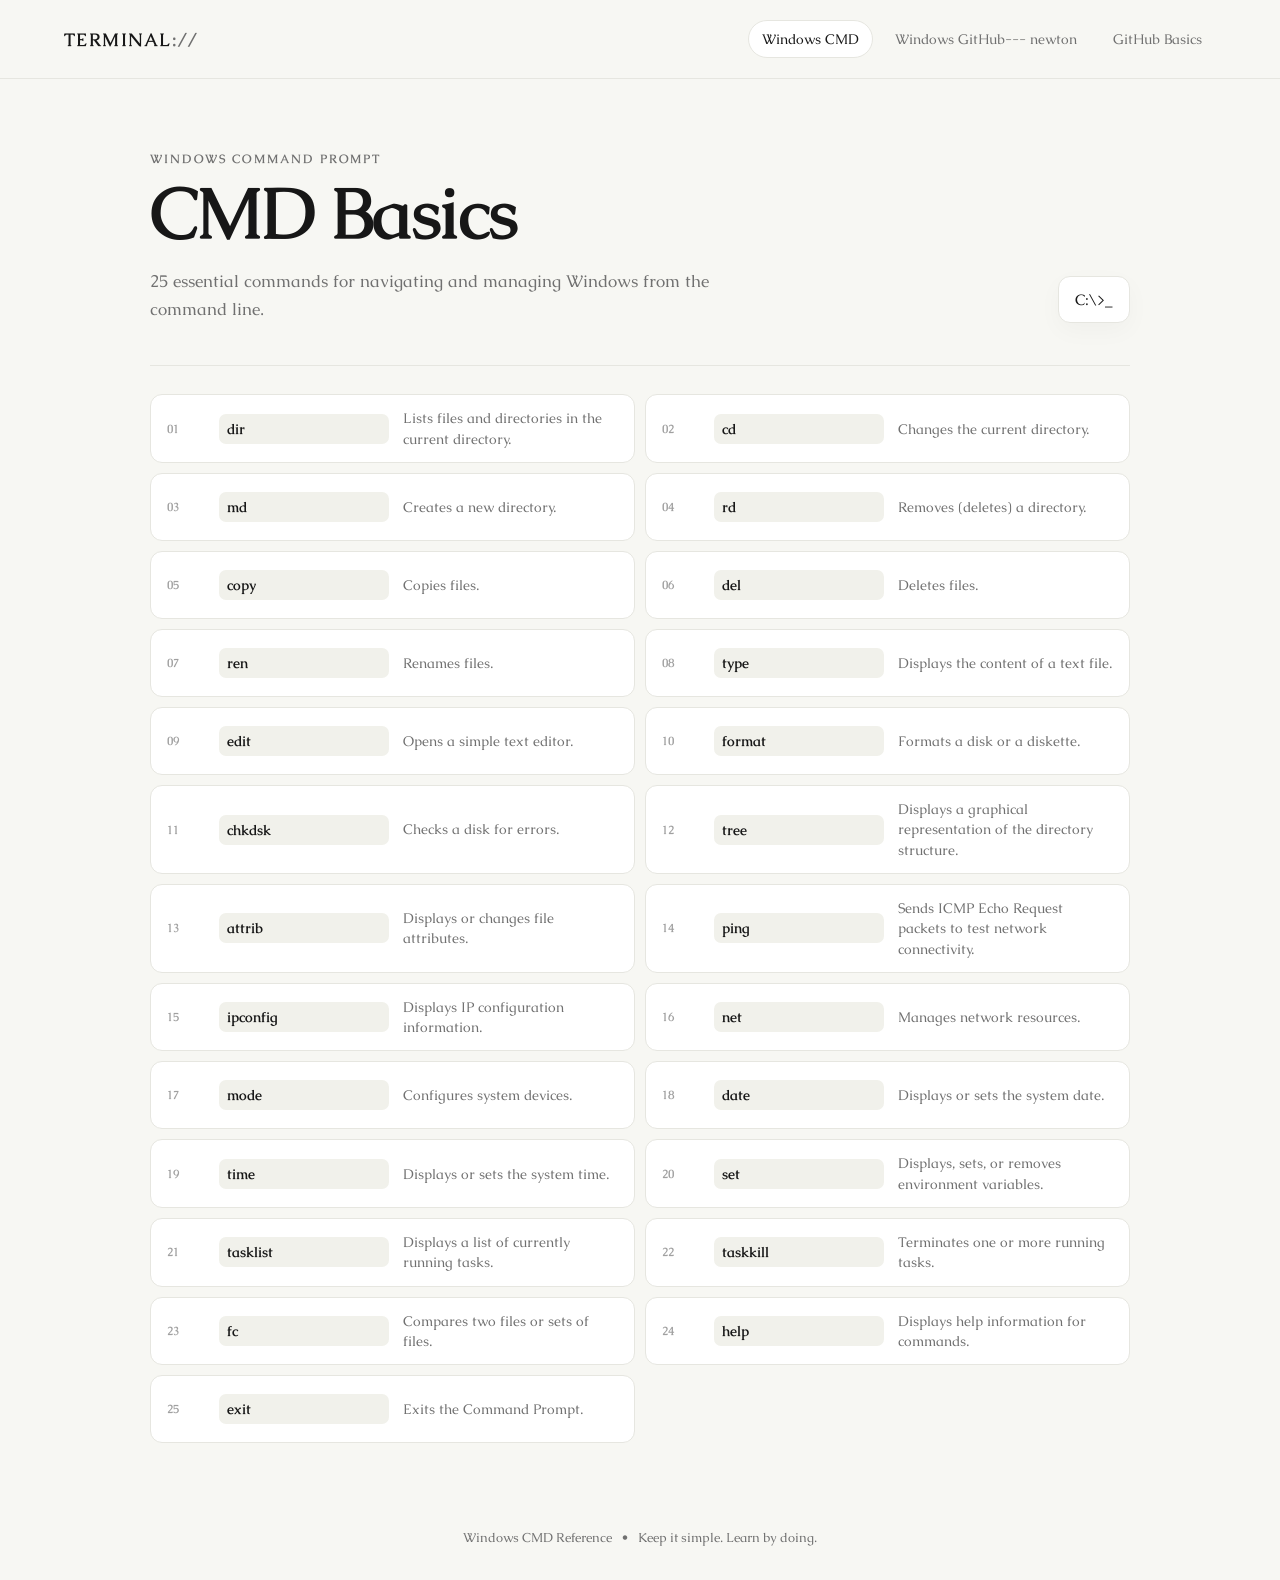
<file: index.html>
<!DOCTYPE html>
<html lang="en">
<head>
  <meta charset="UTF-8" />
  <meta name="viewport" content="width=device-width, initial-scale=1.0" />
  <title>CMD Basics</title>
  <link rel="stylesheet" href="styles.css" />
</head>
<body>
  <header class="topbar">
    <a class="brand" href="index.html">TERMINAL<span>://</span></a>
    <nav>
      <a class="active" href="index.html">Windows CMD</a>
      <a href="page.html">Windows GitHub--- newton</a>
      <a href="github.html">GitHub Basics</a>
    </nav>
  </header>

  <main class="container">
    <section class="hero">
      <div>
        <p class="eyebrow">WINDOWS COMMAND PROMPT</p>
        <h1>CMD Basics</h1>
        <p class="subtitle">25 essential commands for navigating and managing Windows from the command line.</p>
      </div>
      <div class="terminal-badge">C:\&gt;_</div>
    </section>

    <section class="command-list" aria-label="Windows CMD commands">
      <article class="command"><span class="num">01</span><code>dir</code><span>Lists files and directories in the current directory.</span></article>
      <article class="command"><span class="num">02</span><code>cd</code><span>Changes the current directory.</span></article>
      <article class="command"><span class="num">03</span><code>md</code><span>Creates a new directory.</span></article>
      <article class="command"><span class="num">04</span><code>rd</code><span>Removes (deletes) a directory.</span></article>
      <article class="command"><span class="num">05</span><code>copy</code><span>Copies files.</span></article>
      <article class="command"><span class="num">06</span><code>del</code><span>Deletes files.</span></article>
      <article class="command"><span class="num">07</span><code>ren</code><span>Renames files.</span></article>
      <article class="command"><span class="num">08</span><code>type</code><span>Displays the content of a text file.</span></article>
      <article class="command"><span class="num">09</span><code>edit</code><span>Opens a simple text editor.</span></article>
      <article class="command"><span class="num">10</span><code>format</code><span>Formats a disk or a diskette.</span></article>
      <article class="command"><span class="num">11</span><code>chkdsk</code><span>Checks a disk for errors.</span></article>
      <article class="command"><span class="num">12</span><code>tree</code><span>Displays a graphical representation of the directory structure.</span></article>
      <article class="command"><span class="num">13</span><code>attrib</code><span>Displays or changes file attributes.</span></article>
      <article class="command"><span class="num">14</span><code>ping</code><span>Sends ICMP Echo Request packets to test network connectivity.</span></article>
      <article class="command"><span class="num">15</span><code>ipconfig</code><span>Displays IP configuration information.</span></article>
      <article class="command"><span class="num">16</span><code>net</code><span>Manages network resources.</span></article>
      <article class="command"><span class="num">17</span><code>mode</code><span>Configures system devices.</span></article>
      <article class="command"><span class="num">18</span><code>date</code><span>Displays or sets the system date.</span></article>
      <article class="command"><span class="num">19</span><code>time</code><span>Displays or sets the system time.</span></article>
      <article class="command"><span class="num">20</span><code>set</code><span>Displays, sets, or removes environment variables.</span></article>
      <article class="command"><span class="num">21</span><code>tasklist</code><span>Displays a list of currently running tasks.</span></article>
      <article class="command"><span class="num">22</span><code>taskkill</code><span>Terminates one or more running tasks.</span></article>
      <article class="command"><span class="num">23</span><code>fc</code><span>Compares two files or sets of files.</span></article>
      <article class="command"><span class="num">24</span><code>help</code><span>Displays help information for commands.</span></article>
      <article class="command"><span class="num">25</span><code>exit</code><span>Exits the Command Prompt.</span></article>
    </section>
  </main>

  <footer>Windows CMD Reference <span>•</span> Keep it simple. Learn by doing.</footer>
</body>
</html>
</file>
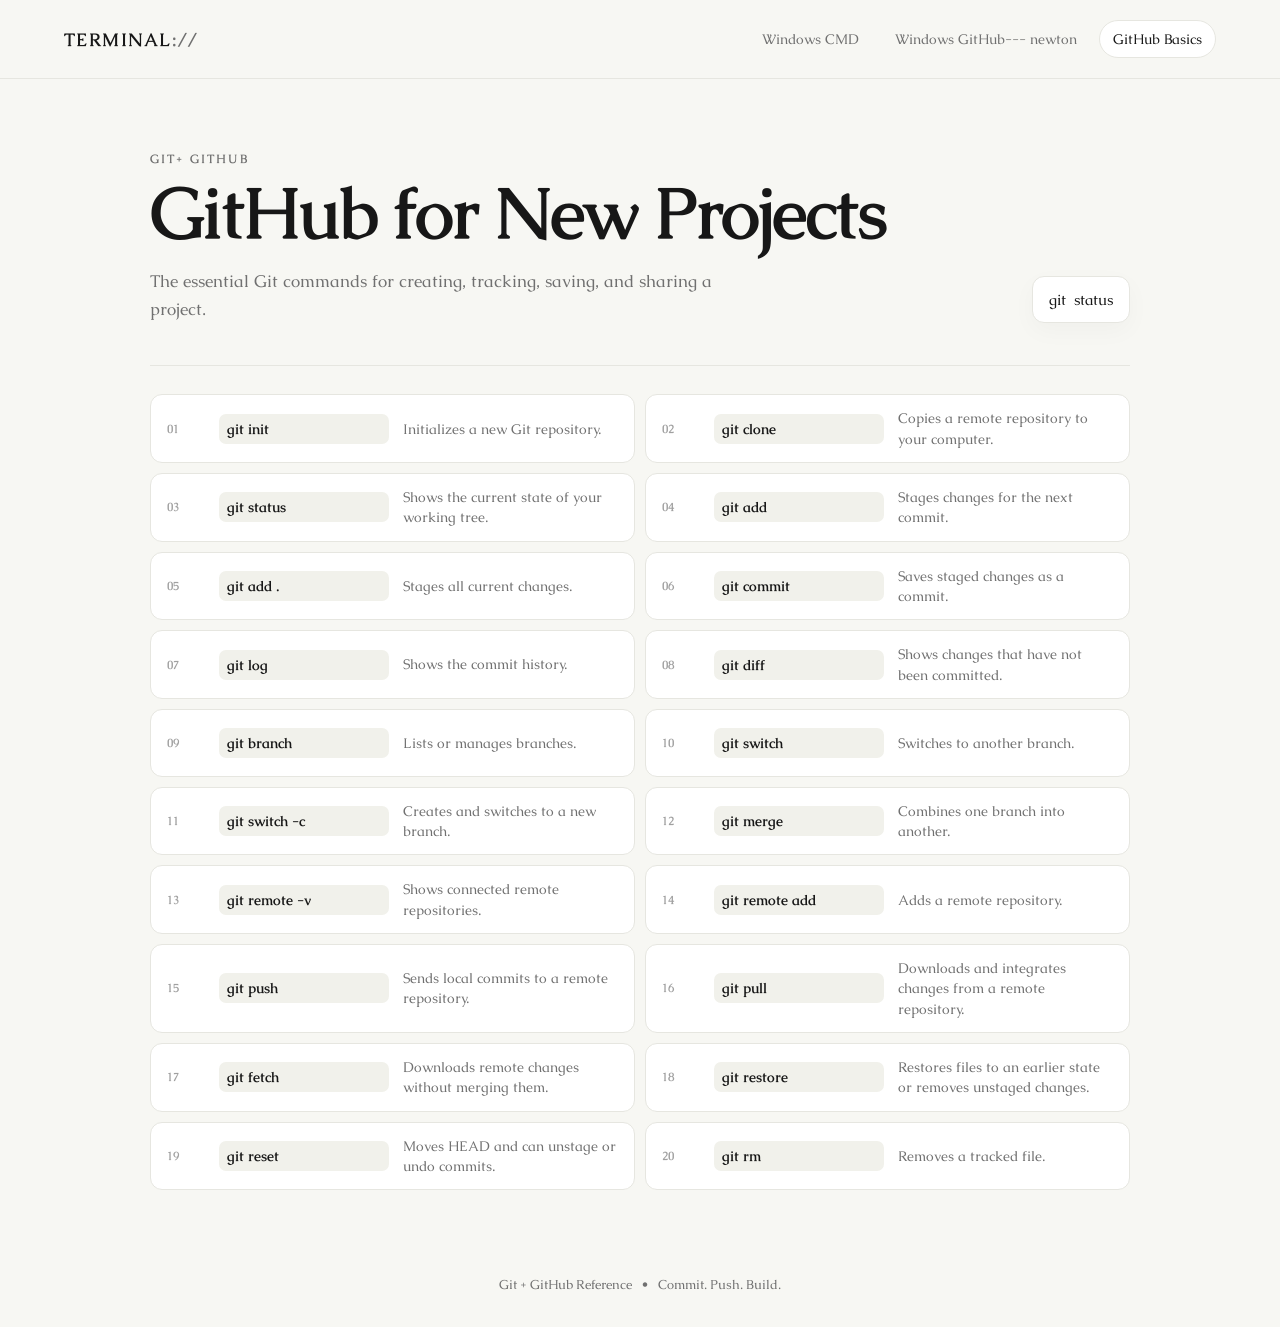
<file: github.html>
<!DOCTYPE html>
<html lang="en">
<head>
  <meta charset="UTF-8" />
  <meta name="viewport" content="width=device-width, initial-scale=1.0" />
  <title>GitHub Basics</title>
  <link rel="stylesheet" href="styles.css" />
</head>
<body>
  <header class="topbar">
    <a class="brand" href="index.html">TERMINAL<span>://</span></a>
    <nav>
      <a href="index.html">Windows CMD</a>
      <a href="page.html">Windows GitHub--- newton</a>
      <a class="active" href="github.html">GitHub Basics</a>
    </nav>
  </header>

  <main class="container">
    <section class="hero">
      <div>
        <p class="eyebrow">GIT+ GITHUB</p>
        <h1>GitHub for New Projects</h1>
        <p class="subtitle">The essential Git commands for creating, tracking, saving, and sharing a project.</p>
      </div>
      <div class="terminal-badge">git&nbsp; status</div>
    </section>

    <section class="command-list" aria-label="Git commands">
      <article class="command"><span class="num">01</span><code>git init</code><span>Initializes a new Git repository.</span></article>
      <article class="command"><span class="num">02</span><code>git clone</code><span>Copies a remote repository to your computer.</span></article>
      <article class="command"><span class="num">03</span><code>git status</code><span>Shows the current state of your working tree.</span></article>
      <article class="command"><span class="num">04</span><code>git add</code><span>Stages changes for the next commit.</span></article>
      <article class="command"><span class="num">05</span><code>git add .</code><span>Stages all current changes.</span></article>
      <article class="command"><span class="num">06</span><code>git commit</code><span>Saves staged changes as a commit.</span></article>
      <article class="command"><span class="num">07</span><code>git log</code><span>Shows the commit history.</span></article>
      <article class="command"><span class="num">08</span><code>git diff</code><span>Shows changes that have not been committed.</span></article>
      <article class="command"><span class="num">09</span><code>git branch</code><span>Lists or manages branches.</span></article>
      <article class="command"><span class="num">10</span><code>git switch</code><span>Switches to another branch.</span></article>
      <article class="command"><span class="num">11</span><code>git switch -c</code><span>Creates and switches to a new branch.</span></article>
      <article class="command"><span class="num">12</span><code>git merge</code><span>Combines one branch into another.</span></article>
      <article class="command"><span class="num">13</span><code>git remote -v</code><span>Shows connected remote repositories.</span></article>
      <article class="command"><span class="num">14</span><code>git remote add</code><span>Adds a remote repository.</span></article>
      <article class="command"><span class="num">15</span><code>git push</code><span>Sends local commits to a remote repository.</span></article>
      <article class="command"><span class="num">16</span><code>git pull</code><span>Downloads and integrates changes from a remote repository.</span></article>
      <article class="command"><span class="num">17</span><code>git fetch</code><span>Downloads remote changes without merging them.</span></article>
      <article class="command"><span class="num">18</span><code>git restore</code><span>Restores files to an earlier state or removes unstaged changes.</span></article>
      <article class="command"><span class="num">19</span><code>git reset</code><span>Moves HEAD and can unstage or undo commits.</span></article>
      <article class="command"><span class="num">20</span><code>git rm</code><span>Removes a tracked file.</span></article>
    </section>
  </main>

  <footer>Git + GitHub Reference <span>•</span> Commit. Push. Build.</footer>
</body>
</html>
</file>
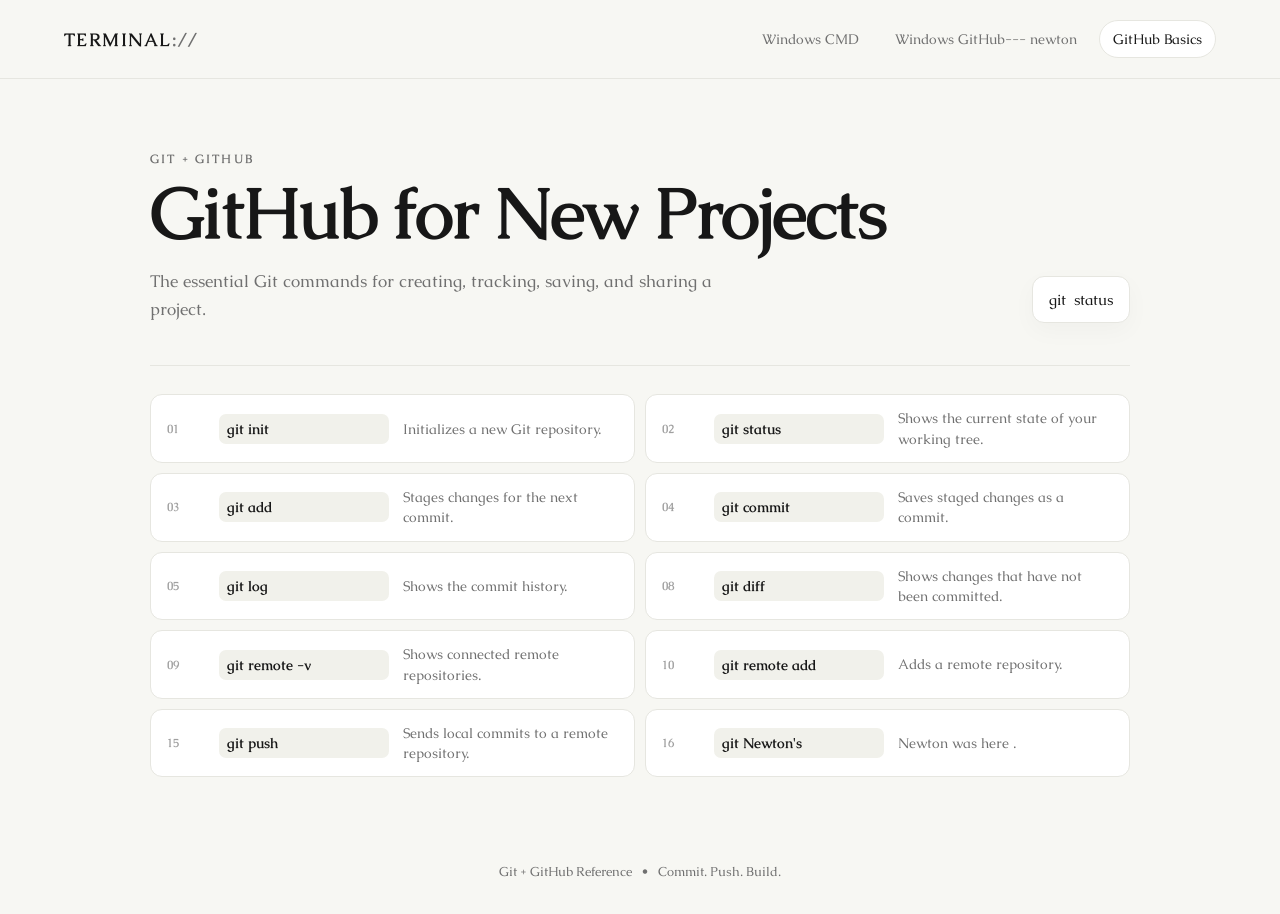
<file: page.html>
<!DOCTYPE html>
<html lang="en">
<head>
  <meta charset="UTF-8" />
  <meta name="viewport" content="width=device-width, initial-scale=1.0" />
  <title>GitHub Basics</title>
  <link rel="stylesheet" href="styles.css" />
</head>
<body>
  <header class="topbar">
    <a class="brand" href="index.html">TERMINAL<span>://</span></a>
    <nav>
      <a href="index.html">Windows CMD</a>
      <a href="page.html">Windows GitHub--- newton</a>
      <a class="active" href="github.html">GitHub Basics</a>
    </nav>
  </header>

  <main class="container">
    <section class="hero">
      <div>
        <p class="eyebrow">GIT + GITHUB</p>
        <h1>GitHub for New Projects</h1>
        <p class="subtitle">The essential Git commands for creating, tracking, saving, and sharing a project.</p>
      </div>
      <div class="terminal-badge">git&nbsp; status</div>
    </section>

    <section class="command-list" aria-label="Git commands">
      <article class="command"><span class="num">01</span><code>git init</code><span>Initializes a new Git repository.</span></article>
      <article class="command"><span class="num">02</span><code>git status</code><span>Shows the current state of your working tree.</span></article>
      <article class="command"><span class="num">03</span><code>git add</code><span>Stages changes for the next commit.</span></article>
      <article class="command"><span class="num">04</span><code>git commit</code><span>Saves staged changes as a commit.</span></article>
      <article class="command"><span class="num">05</span><code>git log</code><span>Shows the commit history.</span></article>
      <article class="command"><span class="num">08</span><code>git diff</code><span>Shows changes that have not been committed.</span></article>
      <article class="command"><span class="num">09</span><code>git remote -v</code><span>Shows connected remote repositories.</span></article>
      <article class="command"><span class="num">10</span><code>git remote add</code><span>Adds a remote repository.</span></article>
      <article class="command"><span class="num">15</span><code>git push</code><span>Sends local commits to a remote repository.</span></article>
      <article class="command"><span class="num">16</span><code>git Newton's</code><span>Newton was here .</span></article>      
    </section>

  </main>

  <footer>Git + GitHub Reference <span>•</span> Commit. Push. Build.</footer>
</body>
</html>
</file>
<file: styles.css>
@import url('https://fonts.googleapis.com/css2?family=Caudex:wght@400;700&display=swap');

:root {
  --bg: #f7f7f3;
  --panel: #ffffff;
  --text: #171717;
  --muted: #707070;
  --line: #e6e6e0;
  --accent: #222222;
  --soft: #f1f1eb;
}

* { box-sizing: border-box; }

html { scroll-behavior: smooth; }

body {
  margin: 0;
  background: var(--bg);
  color: var(--text);
  font-family: 'Caudex', Georgia, serif;
  min-height: 100vh;
}

a { color: inherit; text-decoration: none; }

.topbar {
  position: sticky;
  top: 0;
  z-index: 10;
  display: flex;
  justify-content: space-between;
  align-items: center;
  gap: 24px;
  padding: 20px clamp(20px, 5vw, 72px);
  background: rgba(247, 247, 243, .94);
  backdrop-filter: blur(10px);
  border-bottom: 1px solid var(--line);
}

.brand {
  font-size: 18px;
  font-weight: 700;
  letter-spacing: .08em;
}

.brand span { color: var(--muted); }

nav {
  display: flex;
  gap: 8px;
  flex-wrap: wrap;
  justify-content: flex-end;
}

nav a {
  padding: 9px 13px;
  border: 1px solid transparent;
  border-radius: 999px;
  color: var(--muted);
  font-size: 14px;
  transition: .2s ease;
}

nav a:hover,
nav a.active {
  color: var(--text);
  border-color: var(--line);
  background: var(--panel);
}

.container {
  width: min(980px, calc(100% - 40px));
  margin: 0 auto;
  padding: 72px 0 60px;
}

.hero {
  display: flex;
  justify-content: space-between;
  align-items: flex-end;
  gap: 40px;
  padding-bottom: 42px;
  border-bottom: 1px solid var(--line);
}

.eyebrow {
  margin: 0 0 12px;
  color: var(--muted);
  font-size: 12px;
  font-weight: 700;
  letter-spacing: .18em;
}

h1 {
  margin: 0;
  font-size: clamp(42px, 7vw, 72px);
  line-height: .95;
  font-weight: 700;
  letter-spacing: -.035em;
}

.subtitle {
  max-width: 620px;
  margin: 20px 0 0;
  color: var(--muted);
  font-size: 17px;
  line-height: 1.65;
}

.terminal-badge {
  flex: 0 0 auto;
  padding: 13px 16px;
  border: 1px solid var(--line);
  border-radius: 12px;
  background: var(--panel);
  font-size: 15px;
  box-shadow: 0 8px 24px rgba(0,0,0,.03);
}

.command-list {
  display: grid;
  grid-template-columns: 1fr 1fr;
  gap: 10px;
  margin-top: 28px;
}

.command {
  display: grid;
  grid-template-columns: 38px minmax(120px, 170px) 1fr;
  gap: 14px;
  align-items: center;
  min-height: 68px;
  padding: 13px 16px;
  background: var(--panel);
  border: 1px solid var(--line);
  border-radius: 12px;
  transition: transform .18s ease, box-shadow .18s ease;
}

.command:hover {
  transform: translateY(-2px);
  box-shadow: 0 10px 26px rgba(0,0,0,.05);
}

.num {
  color: #a0a0a0;
  font-size: 12px;
  font-weight: 700;
}

code {
  padding: 6px 8px;
  border-radius: 7px;
  background: var(--soft);
  font-family: 'Caudex', Georgia, serif;
  font-size: 14px;
  font-weight: 700;
  white-space: nowrap;
}

.command span:last-child {
  color: var(--muted);
  font-size: 14px;
  line-height: 1.45;
}

footer {
  padding: 26px 20px 34px;
  text-align: center;
  color: var(--muted);
  font-size: 13px;
}

footer span { margin: 0 6px; }

@media (max-width: 760px) {
  .topbar { align-items: flex-start; flex-direction: column; }
  nav { justify-content: flex-start; }
  .hero { flex-direction: column; align-items: flex-start; }
  .command-list { grid-template-columns: 1fr; }
}

@media (max-width: 520px) {
  .container { width: min(100% - 24px, 980px); padding-top: 44px; }
  .command { grid-template-columns: 28px 1fr; }
  .command code { width: fit-content; }
  .command span:last-child { grid-column: 2; }
  h1 { font-size: 48px; }
}
</file>
